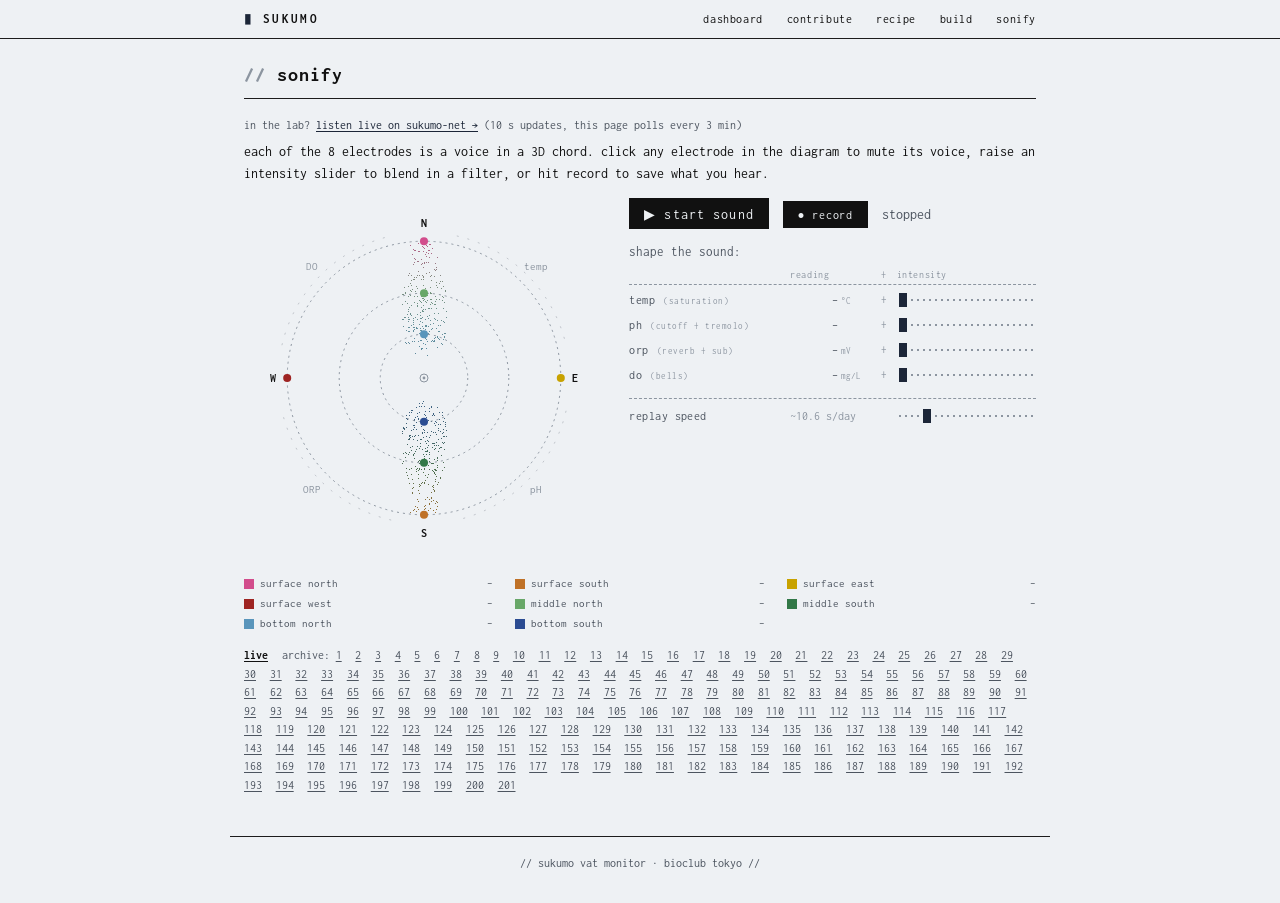
<file: sonify.html>
<!DOCTYPE html>
<html lang="en">
<head>
  <meta charset="UTF-8">
  <meta name="viewport" content="width=device-width, initial-scale=1.0">
  <title>Sonify : Sukumo Vat Monitor</title>
  <link rel="preconnect" href="https://fonts.googleapis.com">
  <link rel="preconnect" href="https://fonts.gstatic.com" crossorigin>
  <link href="https://fonts.googleapis.com/css2?family=Inconsolata:wght@400;700&display=swap" rel="stylesheet">
  <link rel="stylesheet" href="style.css">
  <script src="vatcloud.js?v=2"></script>
  <style>
    /* top-down vat graphic — framed like the e-ink panel on the dashboard */
    .vat-stage { border: none; background: var(--paper); padding: 0; margin: 0; display: flex; justify-content: center; }
    #vat-canvas { width: 100%; max-width: 420px; aspect-ratio: 1 / 1; display: block; touch-action: none; }
    /* two-column instrument layout: graphic left, controls + sliders right */
    .panel { display: flex; flex-wrap: wrap; gap: 1rem 1.8rem; align-items: flex-start; margin: 1rem 0; }
    .panel-graphic { flex: 0 1 360px; max-width: 100%; min-width: 240px; }
    .panel-controls { flex: 1 1 280px; min-width: 250px; }
    /* electrode colour key + live voltages — full width below the panel */
    .vat-legend {
      display: grid; grid-template-columns: repeat(auto-fit, minmax(210px, 1fr));
      gap: 0.18rem 1.6rem; margin: 1.2rem 0 0; font-size: 0.8rem; color: var(--ink-soft);
    }
    .vat-legend .leg { display: flex; align-items: center; gap: 0.4rem; white-space: nowrap; cursor: pointer; }
    .vat-legend .leg.off { opacity: 0.4; text-decoration: line-through; }
    .vat-legend i { width: 10px; height: 10px; flex: 0 0 auto; }
    .vat-legend .lv { margin-left: auto; font-variant-numeric: tabular-nums; }
    /* transport row */
    .controls { display: flex; align-items: baseline; flex-wrap: wrap; gap: 0.4rem 1rem; margin: 0 0 0.5rem; }
    .source-line { font-size: 0.8rem; flex-basis: 100%; }
    .rec-btn { font-size: 0.85em; }
    .rec-btn.on { color: var(--indigo); }
    /* saved-recordings list — appears below the transport row */
    .rec-downloads { display: flex; flex-direction: column; gap: 0.15rem;
                     font-size: 0.78rem; margin: 0 0 0.7rem; color: var(--ink-soft); }
    .rec-downloads:empty { display: none; }
    .rec-downloads .rec-item { display: flex; align-items: baseline; gap: 0.5rem; }
    .rec-downloads .rec-item a { color: var(--indigo); text-decoration: underline; }
    .rec-downloads .rec-item .rec-meta { color: var(--ink-faint); font-variant-numeric: tabular-nums; }
    .rec-downloads .rec-item .rec-drive { margin-left: auto; }
    .filters { display: flex; flex-direction: column; gap: 0.35rem; margin: 0; }
    .filters-label { color: var(--ink-soft); font-size: 0.9rem; margin-bottom: 0.1rem; }
    /* a small two-column header so it's obvious the left value is the reading
       you can type into and the right control is the intensity mixer */
    /* widths in rem (not em) so the header columns are the same absolute width
       as the row columns even though they use different font-sizes. gap matches. */
    .filter-head { display: flex; align-items: baseline; gap: 0.5rem; font-size: 0.72rem;
                   text-transform: lowercase; letter-spacing: 0.06em; color: var(--ink-faint);
                   padding-bottom: 0.1rem; border-bottom: 1px dashed var(--ink-faint); }
    .filter-head .h-name    { width: 11rem; }
    .filter-head .h-reading { width: 5.8rem; }
    .filter-head .h-plus    { width: 0.8rem; text-align: center; }
    .filter-head .h-intensity { flex: 1; }
    .filter-ctl { display: flex; align-items: center; gap: 0.5rem; font-size: 0.85rem; }
    .filter-ctl > .ctl-name { width: 11rem; text-transform: lowercase; letter-spacing: 0.04em;
                              color: var(--ink-soft); white-space: nowrap; }
    .ctl-name .ctl-target { color: var(--ink-faint); font-size: 0.78em; margin-left: 0.2em; }
    .filter-ctl > .ctl-plus { width: 0.8rem; text-align: center; color: var(--ink-faint); font-size: 0.9em; }
    /* the reading: live value display + unit to the right (read-only). */
    .ctl-reading { width: 5.8rem; display: inline-flex; align-items: baseline; gap: 0.25rem; }
    .ctl-reading .rd {
      display: inline-block; width: 4em; text-align: right;
      color: var(--ink-soft); font-variant-numeric: tabular-nums;
    }
    .ctl-reading .ru { color: var(--ink-faint); font-size: 0.78em; }
    /* track echoes the diagram arcs: dotted/faint, filling to solid as you raise it */
    input[type="range"].fx {
      -webkit-appearance: none; appearance: none; flex: 1; height: 16px; cursor: pointer;
      border: none; outline: none; background:
        linear-gradient(var(--indigo), var(--indigo)) no-repeat left center / var(--p, 0%) 2px,
        repeating-linear-gradient(to right, var(--ink-faint) 0 2px, transparent 2px 6px) no-repeat left center / 100% 2px;
    }
    input[type="range"].fx::-webkit-slider-runnable-track { background: transparent; height: 2px; border: none; }
    input[type="range"].fx::-moz-range-track { background: transparent; height: 2px; border: none; }
    input[type="range"].fx::-moz-range-progress { background: transparent; }
    input[type="range"].fx::-webkit-slider-thumb {
      -webkit-appearance: none; appearance: none; width: 8px; height: 14px; margin-top: -6px;
      background: var(--indigo); border: none; cursor: pointer;
    }
    input[type="range"].fx::-moz-range-thumb {
      width: 8px; height: 14px; background: var(--indigo); border: none; border-radius: 0; cursor: pointer;
    }
    input[type="range"].fx:focus { outline: 2px solid var(--indigo); outline-offset: 2px; }
    /* day archive — "archive: live 1 2 …". clicking switches modes. */
    .vat-days { margin: 1rem 0 0; font-size: 0.85rem; color: var(--ink-soft); }
    .vat-days a { margin-right: 0.55rem; white-space: nowrap; color: var(--ink-soft); }
    .vat-days a.active { font-weight: 700; color: var(--ink); }
    .vat-days a:hover { color: var(--indigo); }
    /* replay-rate slider sits in the shape-the-sound block as its own row,
       sharing column widths with the filter rows above. only relevant for
       archive replay; hidden until the archive loads. */
    .replay-rate-row { margin-top: 0.6rem; padding-top: 0.5rem;
                       border-top: 1px dashed var(--ink-faint); color: var(--ink-soft); }
    .replay-rate-row .ctl-reading { color: var(--ink-faint); }
  </style>
</head>
<body>
  <header>
    <div class="header-inner">
      <a href="index.html" class="brand">SUKUMO</a>
      <nav>
        <a href="index.html#dashboard">dashboard</a>
        <a href="index.html#contribute">contribute</a>
        <a href="index.html#recipe">recipe</a>
        <a href="index.html#build">build</a>
        <a href="sonify.html">sonify</a>
      </nav>
    </div>
  </header>

  <main id="top">

    <h1>sonify</h1>
    <p class="muted" style="font-size:0.85rem; margin-bottom:0.5rem">in the lab? <a href="http://192.168.8.220:8080/sonify">listen live on sukumo-net &rarr;</a> (10 s updates, this page polls every 3 min)</p>
    <p>each of the 8 electrodes is a voice in a 3D chord. click any electrode in the diagram to mute its voice, raise an intensity slider to blend in a filter, or hit record to save what you hear.</p>

    <div class="panel">
      <div class="panel-graphic">
        <div class="vat-stage">
          <canvas id="vat-canvas"></canvas>
        </div>
      </div>

      <div class="panel-controls">
        <div class="controls">
          <button id="toggle">&#9654; start sound</button>
          <button id="record" class="rec-btn" title="record what you hear (starts sound if needed)">&#9679; record</button>
          <span id="status" class="muted">stopped</span>
          <span id="source-line" class="muted source-line">&ndash;</span>
        </div>
        <div id="rec-downloads" class="rec-downloads" aria-live="polite"></div>

        <div class="filters" id="filters">
          <span class="filters-label">shape the sound:</span>
          <div class="filter-head">
            <span class="h-name"></span>
            <span class="h-reading">reading</span>
            <span class="h-plus">+</span>
            <span class="h-intensity">intensity</span>
          </div>
          <div class="filter-ctl">
            <span class="ctl-name">temp <span class="ctl-target">(saturation)</span></span>
            <span class="ctl-reading"><span class="rd" id="rd-temp">&ndash;</span><span class="ru">&deg;C</span></span>
            <span class="ctl-plus">+</span>
            <input type="range" class="fx" data-f="temp" min="0" max="100" value="0" aria-label="temperature intensity">
          </div>
          <div class="filter-ctl">
            <span class="ctl-name">pH <span class="ctl-target">(cutoff + tremolo)</span></span>
            <span class="ctl-reading"><span class="rd" id="rd-ph">&ndash;</span><span class="ru">&nbsp;</span></span>
            <span class="ctl-plus">+</span>
            <input type="range" class="fx" data-f="ph" min="0" max="100" value="0" aria-label="pH intensity">
          </div>
          <div class="filter-ctl">
            <span class="ctl-name">ORP <span class="ctl-target">(reverb + sub)</span></span>
            <span class="ctl-reading"><span class="rd" id="rd-orp">&ndash;</span><span class="ru">mV</span></span>
            <span class="ctl-plus">+</span>
            <input type="range" class="fx" data-f="orp" min="0" max="100" value="0" aria-label="ORP intensity">
          </div>
          <div class="filter-ctl">
            <span class="ctl-name">DO <span class="ctl-target">(bells)</span></span>
            <span class="ctl-reading"><span class="rd" id="rd-do">&ndash;</span><span class="ru">mg/L</span></span>
            <span class="ctl-plus">+</span>
            <input type="range" class="fx" data-f="do" min="0" max="100" value="0" aria-label="DO intensity">
          </div>
          <div id="replay-rate-ctl" class="filter-ctl replay-rate-row" style="display:none">
            <span class="ctl-name">replay speed</span>
            <span class="ctl-reading"><span id="replay-rate-val">~10.6 s/day</span></span>
            <span class="ctl-plus">&nbsp;</span>
            <input type="range" class="fx" id="replay-rate" min="80" max="800" value="220" step="20" aria-label="replay rate">
          </div>
        </div>
      </div>
    </div>

    <div id="vat-legend" class="vat-legend" aria-label="electrode key and live voltages"></div>
    <div id="vat-days" class="vat-days" aria-label="day archive" style="display:none"></div>

  </main>

  <footer>
    <p>sukumo vat monitor &middot; bioclub tokyo</p>
  </footer>

  <script>
  (function () {
    "use strict";

    // ---------------------------------------------------------------
    // config
    // ---------------------------------------------------------------
    // The public "readings" Sheet the pi publishes to. Replace with the real
    // id; while it's the placeholder the page runs in DEMO mode (synthetic),
    // switching to live data automatically once a real id is filled in.
    var READINGS_SHEET_ID = "1COH-LVbzBpXIfV0IzQnfDb3Gz5LVbFnxlY0D2xVP_L8";
    var demoMode = READINGS_SHEET_ID.indexOf("REPLACE_WITH") === 0;

    var POLL_MS = 180000;       // live re-fetch interval (publish is ~30 min)
    var ROOT_HZ = 70;           // chord root (raised by the temperature filter); lower = warmer
    var AUDIO_TC = 0.25;        // setTargetAtTime time constant (s)
    var AUDIO_UPDATE_MS = 50;   // throttle audio param updates (ms)
    var MASTER_RAMP = 0.8;      // master fade in/out (s)
    var POS_RADIUS = 2.0;       // 3D panner spread
    var CHORUS = 5;             // cents — detune between each voice's paired oscillators (warmth)
    var SAT_AMOUNT = 0.9;       // master soft-saturation drive (warmth/glue; lower = cleaner)
    var DRONE_CUT = 1800;       // master lowpass default (lower = warmer); pH filter opens it
    var DROP_RATE = 2.2;        // base event "drops"/sec per electrode (scaled by DO filter + level)
    var DROP_DECAY = 0.95;      // drop tail length (s)

    // each voice has BOTH a "dark" and "bright" scale degree — both Japanese
    // pentatonics so the chord stays culturally coherent. centroid of active
    // electrodes picks: bottom-heavy = Hirajōshi (dark, koto-like, m3/m6/b2),
    // top-heavy = Yo (bright, M2/P4/M6). muting therefore does two musical
    // things at once: it transposes the key (via keyCents) AND can flip the
    // mode — the most dramatic audible change in tonal music.
    // semitones from root:
    var SCALE_MINOR = {  // Hirajōshi (0, 2, 3, 7, 8 within each octave)
      btm_n: 0,  btm_s: 7,  mid_n: 8,  mid_s: 12,
      sfc_w: 15, sfc_e: 19, sfc_n: 26, sfc_s: 31
    };
    var SCALE_MAJOR = {  // Yo (0, 2, 5, 7, 9 within each octave)
      btm_n: 0,  btm_s: 7,  mid_n: 9,  mid_s: 12,
      sfc_w: 14, sfc_e: 19, sfc_n: 26, sfc_s: 31
    };
    function modeFactor() {  // 0 = minor, 1 = major; centroid Y drives it
      if (activeCount === 0) return 0.5;
      var ySum = 0;
      VOICES.forEach(function (v) { if (!muted[v.key]) ySum += v.pos[1]; });
      var avgY = ySum / activeCount;     // -1 (all bottom) .. 1 (all surface)
      return clamp((avgY + 1) / 2, 0, 1);
    }
    function scaleRatio(key) {
      var semi = (modeFactor() >= 0.5 ? SCALE_MAJOR : SCALE_MINOR)[key] || 0;
      return Math.pow(2, semi / 12);
    }
    // a small pool of melody-register notes (root..+2oct) for the slow melodic
    // counter-voice. matches the current scale so it always belongs.
    var MELODY_MIN = [12, 14, 15, 19, 20, 24, 26];   // Hirajōshi register
    var MELODY_MAJ = [12, 14, 17, 19, 21, 24, 26];   // Yo register
    function pickMelodySemi() {
      var s = (modeFactor() >= 0.5) ? MELODY_MAJ : MELODY_MIN;
      // weight toward root + 5th for a more "settled" feel
      var i = Math.random();
      if (i < 0.30) return s[0];                 // root
      if (i < 0.55) return s[3];                 // 5th
      return s[Math.floor(Math.random() * s.length)];
    }

    // per-electrode timbre — a distinct harmonic recipe (partial amplitudes,
    // index 1 = fundamental) so each node has its own colour; all share the
    // harmonic series so they stay consonant together. each is low-passed for warmth.
    // p = harmonic recipe (index 1 = fundamental), cut = per-voice lowpass,
    // vr/vd = a slow per-node vibrato (rate Hz / depth cents) so each also "breathes"
    // differently. spectra are deliberately contrasting but all harmonic = consonant.
    var TIMBRE = {
      // bottoms — very dark, near-sine subs
      btm_n: { p: [0, 1, 0.02],                                              cut: 600,  vr: 0.12, vd: 3 },  // pure sine
      btm_s: { p: [0, 1, 0, 0.6, 0, 0.4, 0, 0.25],                          cut: 900,  vr: 0.20, vd: 7 },  // square-ish (odds only)
      // mids — body of the chord, contrasting full vs. reedy
      mid_n: { p: [0, 1, 0.75, 0.55, 0.4, 0.3, 0.22],                       cut: 1500, vr: 0.28, vd: 8 },  // saw / organ, full
      mid_s: { p: [0, 1, 0.1, 0.75, 0.08, 0.5, 0.06, 0.3],                  cut: 1200, vr: 0.16, vd: 11 }, // reedy (strong evens)
      // surface — brighter, but cuts kept moderate so they don't whistle
      sfc_w: { p: [0, 1, 0, 0.75, 0, 0.25, 0, 0.12],                        cut: 1500, vr: 0.45, vd: 7 },  // clarinet (odds only)
      sfc_e: { p: [0, 0.7, 1, 0.8, 0.6, 0.45, 0.32, 0.22],                  cut: 1900, vr: 0.55, vd: 12 }, // bright string (2nd dominant)
      sfc_n: { p: [0, 1, 0, 0, 0.7, 0, 0, 0.35],                            cut: 1700, vr: 0.22, vd: 9 },  // metallic bell (sparse partials)
      sfc_s: { p: [0, 1, 0, 0.65, 0, 0, 0.45],                              cut: 1500, vr: 0.38, vd: 7 }   // open fifth-heavy
    };

    // electrode layout, colours and helpers come from the shared vatcloud.js
    var VOICES = VatCloud.VOICES;
    var ELEC_MIN = VatCloud.ELEC_MIN, ELEC_MAX = VatCloud.ELEC_MAX;
    var C_INDIGO = VatCloud.colors.indigo, C_FAINT = VatCloud.colors.faint;
    var clamp = VatCloud.clamp;

    var latestData = null;
    // environmental "filters" the listener blends in. fx = intensity 0..1.
    var fx = { temp: 0, ph: 0, orp: 0, do: 0 };
    var P = { temp: null, ph: null, orp: null, do: null };  // current param values
    var UNIT_DIGITS = { temp: 1, ph: 2, orp: 0, do: 2 };
    var UNIT_LABEL  = { temp: " &deg;C", ph: "", orp: " mV", do: " mg/L" };
    var diagram = null;          // the shared vat diagram (created at boot)

    // day-archive replay state — clicking a day in the bar at the bottom force-
    // feeds that day's rows through the same P / latestData path that polling
    // uses, looping much faster than realtime so a full vat day cycles in ~10s.
    var START_DATE = "2026-05-12";   // vat day 1
    var archive = null, archiveIdx = null;
    var currentDayI = -1;            // -1 = live; otherwise index into archive.days
    var replayTimer = null, replayRowI = 0, replayStepFn = null;
    var REPLAY_STEP_MS = 220;        // ~10 s per 48-row day, looping (slider-tunable)
    function vatDay(dateStr) {
      var ms = new Date((dateStr || "") + "T00:00:00").getTime()
             - new Date(START_DATE + "T00:00:00").getTime();
      return isNaN(ms) ? "–" : Math.max(1, Math.round(ms / 86400000) + 1);
    }

    function map(v, a, b, c, d) {
      if (v === null || v === undefined || isNaN(v)) return (c + d) / 2;
      var t = clamp((v - a) / (b - a), 0, 1);
      return c + t * (d - c);
    }

    // ---------------------------------------------------------------
    // audio engine (8 electrodes + toggleable environmental filters)
    // ---------------------------------------------------------------
    var actx = null, master = null, voices = [],
        lowpass = null, dryGain = null, wetGain = null, subGain = null,
        tremGain = null, tremDepth = null, tremLFO = null,
        tempDrive = null, recDest = null, dropBus = null,
        running = false, pollTimer = null, lastAudio = 0;
    // recording state — captures master output to a downloadable audio file
    var recorder = null, recChunks = [], recMime = null, recStartMs = 0, recDurationTimer = null;
    // open the project's "incoming" Drive folder when the user wants to upload
    // a recording — they drag the downloaded file into the tab that opens
    var DRIVE_INCOMING_URL = "https://drive.google.com/drive/folders/1rVcjffMahZgunWBBHu5vXFo3gJUlTd_s";

    function fmtDuration(sec) {
      var m = Math.floor(sec / 60);
      var s = Math.floor(sec % 60);
      return m + ":" + (s < 10 ? "0" : "") + s;
    }
    var dropAccum = {}, muted = {}, activeCount = 0;
    VOICES.forEach(function (v) { dropAccum[v.key] = Math.random(); muted[v.key] = false; });
    activeCount = VOICES.length;
    // "solo factor": 0 when all voices on, 1 when all muted. updateAudio uses
    // this to widen chorus, open the master filter, boost remaining voices
    // and drench in reverb — so muting feels like a transformation, not just removal.
    function soloFactor() { return (VOICES.length - activeCount) / VOICES.length; }
    // tonal centroid of active voices -> the chord's key. the all-on chord is
    // slightly surface-biased (avgY ≈ 0.25) so we subtract that as a baseline
    // so muting nothing leaves the key at root. asymmetric: shifts up faster
    // than down (avoids dropping into rumble).
    function keyCents() {
      if (activeCount === 0) return 0;
      var ySum = 0, xSum = 0;
      VOICES.forEach(function (v) { if (!muted[v.key]) { ySum += v.pos[1]; xSum += v.pos[0]; } });
      var avgY = ySum / activeCount, avgX = xSum / activeCount;
      var c = (avgY - 0.25) * 400 + avgX * 150;
      return clamp(c, -200, 500);
    }

    function makeSatCurve(amount) {
      var n = 1024, c = new Float32Array(n);
      for (var i = 0; i < n; i++) { var x = (i / (n - 1)) * 2 - 1; c[i] = Math.tanh(x * amount); }
      return c;
    }

    function makeWave(p) {  // p = harmonic amplitudes (index 1 = fundamental)
      var real = new Float32Array(p.length), imag = new Float32Array(p.length);
      for (var i = 0; i < p.length; i++) real[i] = p[i];
      return actx.createPeriodicWave(real, imag);
    }

    function makeImpulse(seconds, decay) {
      var rate = actx.sampleRate, len = Math.floor(rate * seconds);
      var buf = actx.createBuffer(2, len, rate);
      for (var ch = 0; ch < 2; ch++) {
        var d = buf.getChannelData(ch);
        for (var i = 0; i < len; i++)
          d[i] = (Math.random() * 2 - 1) * Math.pow(1 - i / len, decay);
      }
      return buf;
    }

    function buildGraph() {
      actx = new (window.AudioContext || window.webkitAudioContext)();
      master = actx.createGain(); master.gain.value = 0.0;

      var shaper = actx.createWaveShaper();
      shaper.curve = makeSatCurve(SAT_AMOUNT); shaper.oversample = "2x";
      lowpass = actx.createBiquadFilter();
      lowpass.type = "lowpass"; lowpass.frequency.value = DRONE_CUT; lowpass.Q.value = 0.7;
      var reverb = actx.createConvolver(); reverb.buffer = makeImpulse(5.0, 2.0);
      dryGain = actx.createGain(); dryGain.gain.value = 0.8;
      wetGain = actx.createGain(); wetGain.gain.value = 0.26;
      // pH -> tremolo: an amplitude wobble on the whole bus. depth grows with the pH slider,
      // rate climbs with the live pH reading. baseline gain = 1 via ConstantSource.
      tremGain = actx.createGain(); tremGain.gain.value = 1.0; // base; LFO adds on top
      var tremDC = actx.createConstantSource(); tremDC.offset.value = 0;
      tremDC.connect(tremGain.gain);   // no-op DC just to make additive-LFO summing explicit
      tremLFO = actx.createOscillator(); tremLFO.type = "sine"; tremLFO.frequency.value = 4;
      tremDepth = actx.createGain(); tremDepth.gain.value = 0; // pH controls this
      tremLFO.connect(tremDepth); tremDepth.connect(tremGain.gain);
      tremLFO.start(); tremDC.start();
      // temperature -> drive into the soft-saturator. warmer vat = more harmonic
      // excitement / "burn", no pitch change. baseline 1.0 (no extra drive).
      tempDrive = actx.createGain(); tempDrive.gain.value = 1.0;
      master.connect(tempDrive); tempDrive.connect(tremGain);
      tremGain.connect(shaper); shaper.connect(lowpass);
      lowpass.connect(dryGain); lowpass.connect(reverb); reverb.connect(wetGain);
      dryGain.connect(actx.destination); wetGain.connect(actx.destination);
      // drops bypass the master chain (no lowpass, no saturation, no tremolo)
      // so they stay sparkly and don't get masked when temp / pH / sub are up.
      // they DO still feed dry + reverb, so ORP still places them in the room.
      dropBus = actx.createGain(); dropBus.gain.value = 1.0;
      dropBus.connect(dryGain); dropBus.connect(reverb);
      // recording tap — same dry+wet sum as the speakers, captured via MediaStream.
      // only created if MediaRecorder is available; nothing is recorded until the
      // user clicks "record".
      if (typeof MediaRecorder !== "undefined") {
        recDest = actx.createMediaStreamDestination();
        dryGain.connect(recDest); wetGain.connect(recDest);
      }

      var L = actx.listener;
      if (L.forwardX) {
        L.forwardX.value = 0; L.forwardY.value = 0; L.forwardZ.value = -1;
        L.upX.value = 0; L.upY.value = 1; L.upZ.value = 0;
      } else if (L.setOrientation) { L.setOrientation(0, 0, -1, 0, 1, 0); }

      voices = VOICES.map(function (v, i) {
        var tb = TIMBRE[v.key] || { p: [0, 1, 0.4], cut: 1800 };
        var wave = makeWave(tb.p);
        var r = scaleRatio(v.key);     // scale-degree position (replaces v.ratio)
        var g = actx.createGain(); g.gain.value = 0.0;
        var vlp = actx.createBiquadFilter();
        vlp.type = "lowpass"; vlp.frequency.value = tb.cut; vlp.Q.value = 0.6;
        var panner = actx.createPanner();
        panner.panningModel = "HRTF"; panner.distanceModel = "inverse";
        panner.refDistance = 1;
        var x = v.pos[0] * POS_RADIUS, y = v.pos[1] * POS_RADIUS,
            z = v.pos[2] * POS_RADIUS;
        if (panner.positionX) {
          panner.positionX.value = x; panner.positionY.value = y;
          panner.positionZ.value = z;
        } else if (panner.setPosition) { panner.setPosition(x, y, z); }
        // paired oscillators (the node's own harmonic recipe), slightly detuned ->
        // warm ensemble; tamed by a per-voice lowpass so each node stays warm + distinct
        var o1 = actx.createOscillator(); o1.setPeriodicWave(wave);
        o1.frequency.value = ROOT_HZ * r; o1.detune.value = CHORUS;
        var o2 = actx.createOscillator(); o2.setPeriodicWave(wave);
        o2.frequency.value = ROOT_HZ * r; o2.detune.value = -CHORUS;
        // slow "breath" — a unique sub-audio amplitude swell per voice. multiplied
        // INTO the voice gain (not added), so muted voices stay silent. each voice
        // breathes at a different slow rate (0.05–0.16 Hz) so the chord undulates
        // without ever fully syncing — gives the drone a floating, dreamy quality.
        var breath = actx.createGain(); breath.gain.value = 1.0;
        var bLfo = actx.createOscillator(); bLfo.type = "sine";
        bLfo.frequency.value = 0.05 + i * 0.013 + Math.random() * 0.02;
        var bLfg = actx.createGain(); bLfg.gain.value = 0.20;
        bLfo.connect(bLfg); bLfg.connect(breath.gain); bLfo.start();
        o1.connect(vlp); o2.connect(vlp); vlp.connect(breath); breath.connect(g);
        g.connect(panner); panner.connect(master);
        o1.start(); o2.start();
        // slow per-node vibrato -> each voice drifts differently (extra identity).
        // each voice's rate is unique so the chord never fully syncs.
        if (tb.vr) {
          var lfo = actx.createOscillator(); lfo.type = "sine"; lfo.frequency.value = tb.vr;
          var lfg = actx.createGain(); lfg.gain.value = tb.vd;
          lfo.connect(lfg); lfg.connect(o1.detune); lfg.connect(o2.detune); lfo.start();
        }
        return { osc: o1, osc2: o2, gain: g, key: v.key, ratio: r, wave: wave, cut: tb.cut };
      });

      // ORP "depth": a fat sine at the root, swelling as the vat reduces.
      // sits at the root (not an octave below) so it's audibly present on
      // typical headphones — the old sub-octave landed below 50 Hz.
      var sub = actx.createOscillator(); sub.type = "sine"; sub.frequency.value = ROOT_HZ;
      subGain = actx.createGain(); subGain.gain.value = 0.0;
      sub.connect(subGain); subGain.connect(master); sub.start();
    }

    function updateAudio(viz) {
      if (!actx || !running) return;
      var now = actx.currentTime;
      // 0 = all voices on, 1 = all muted. drives the transformation below.
      // kept gentle — too much widening created audible beat-frequency whines
      // on higher voices and starved ORP's reverb range.
      var solo = soloFactor();
      var soloBoost = 1 + solo * 0.4;     // remaining voices a little louder
      var soloChorus = CHORUS * (1 + solo * 0.4);  // a touch wider

      // temperature -> harmonic warmth (drive into the soft-saturator). higher
      // P.temp = more harmonic excitement, no pitch change → no rumble.
      var tWarm = (P.temp != null) ? clamp((P.temp - 20) / 15, 0, 1) : 0.5;
      tempDrive.gain.setTargetAtTime(1 + fx.temp * tWarm * 2.0, now, AUDIO_TC);

      // chord key — driven by the centroid of active electrodes (muting reshapes
      // the chord's tonal center). also picks up the small temperature nudge.
      var root = ROOT_HZ * Math.pow(2, keyCents() / 1200);
      voices.forEach(function (voice) {
        // pick up the live mode/key each frame so muting actually retunes voices
        var v = viz[voice.key], f = root * scaleRatio(voice.key), waver = (v - 0.5) * 60;
        voice.osc.frequency.setTargetAtTime(f, now, AUDIO_TC);
        voice.osc2.frequency.setTargetAtTime(f, now, AUDIO_TC);
        voice.gain.gain.setTargetAtTime(muted[voice.key] ? 0 : (0.015 + 0.07 * v) * soloBoost, now, AUDIO_TC);
        voice.osc.detune.setTargetAtTime(soloChorus + waver, now, AUDIO_TC);
        voice.osc2.detune.setTargetAtTime(-soloChorus + waver, now, AUDIO_TC);
      });

      // pH -> brightness sweep AND tremolo on the whole bus (very audible amplitude wobble).
      // ORP -> reverb space + sub-bass swell. DO -> drops (in onFrame).
      var cutoff = DRONE_CUT;
      if (P.ph != null) cutoff += fx.ph * (map(P.ph, 8, 12, 300, 7000) - DRONE_CUT);
      // soloing also opens the master filter slightly — fewer voices feel airier
      cutoff *= (1 + solo * 0.35);
      lowpass.frequency.setTargetAtTime(cutoff, now, AUDIO_TC);
      lowpass.Q.setTargetAtTime(0.7 + (P.ph != null ? fx.ph * 0.6 : 0), now, AUDIO_TC);  // gentle resonance as pH rises (no whine)
      // tremolo: depth scales with the pH slider, rate climbs with live pH
      var trRate = (P.ph != null) ? map(P.ph, 8, 12, 2, 8) : 4;
      var trDepth = fx.ph * 0.55;   // up to ±0.55 around 1.0 = strong wobble
      tremLFO.frequency.setTargetAtTime(trRate, now, AUDIO_TC);
      tremDepth.gain.setTargetAtTime(trDepth, now, AUDIO_TC);
      var wet = 0.26;
      if (P.orp != null) wet += fx.orp * (map(P.orp, -700, -200, 0.95, 0.05) - 0.26);
      // soloing adds a touch more reverb — but kept small so ORP keeps its range
      wet = clamp(wet + solo * 0.20, 0, 1.0);
      wetGain.gain.setTargetAtTime(wet, now, AUDIO_TC);
      dryGain.gain.setTargetAtTime(Math.max(0.15, 1 - wet * 0.85), now, AUDIO_TC);
      // ORP sub-bass swell — louder the more reducing the vat
      subGain.gain.setTargetAtTime(P.orp != null ? fx.orp * map(P.orp, -700, -200, 0.6, 0) : 0, now, AUDIO_TC);
    }

    // a slow, sparse melodic note — soft triangle, scale-aware, randomly
    // panned, plays one note every ~7-13 s while sound is running. gives the
    // drone an implied "player" without crowding the texture.
    function playMelodyNote() {
      if (!actx || !running) return;
      var now = actx.currentTime;
      var keyMult = Math.pow(2, keyCents() / 1200);
      var freq = ROOT_HZ * keyMult * Math.pow(2, pickMelodySemi() / 12);
      var o = actx.createOscillator(); o.type = "triangle"; o.frequency.value = freq;
      // gentle vibrato so the note has life
      var lfo = actx.createOscillator(); lfo.frequency.value = 4.5;
      var lfg = actx.createGain(); lfg.gain.value = 5;
      lfo.connect(lfg); lfg.connect(o.detune); lfo.start(now); lfo.stop(now + 6.8);
      var g = actx.createGain();
      g.gain.setValueAtTime(0, now);
      g.gain.linearRampToValueAtTime(0.030, now + 1.2);    // very slow swell
      g.gain.linearRampToValueAtTime(0.020, now + 3.0);    // settle
      g.gain.exponentialRampToValueAtTime(0.0005, now + 6.5);
      var pan = actx.createPanner();
      pan.panningModel = "HRTF"; pan.distanceModel = "inverse"; pan.refDistance = 1;
      var pp = (Math.random() - 0.5) * 1.8;
      if (pan.positionX) { pan.positionX.value = pp; pan.positionY.value = 0.5; pan.positionZ.value = -0.5; }
      else if (pan.setPosition) { pan.setPosition(pp, 0.5, -0.5); }
      o.connect(g); g.connect(pan); pan.connect(master);
      o.start(now); o.stop(now + 6.8);
    }

    // a short panned "drop" — pure sine, no filter, sparkly bell character.
    // pitch is one octave above the voice but clamped so the bottom voices
    // ring instead of thud. each electrode fires at a rate that rises with level.
    function triggerDrop(v, level) {
      if (!actx) return;
      var now = actx.currentTime;
      var o = actx.createOscillator(); o.type = "sine";
      o.frequency.value = Math.max(260, ROOT_HZ * scaleRatio(v.key) * 2);
      var g = actx.createGain();
      var peak = 0.12 + 0.25 * level;   // boosted so drops cut through other filters
      g.gain.setValueAtTime(0, now);
      g.gain.linearRampToValueAtTime(peak, now + 0.010);
      g.gain.exponentialRampToValueAtTime(0.0005, now + DROP_DECAY);
      var pan = actx.createPanner();
      pan.panningModel = "HRTF"; pan.distanceModel = "inverse"; pan.refDistance = 1;
      var x = v.pos[0] * POS_RADIUS, y = v.pos[1] * POS_RADIUS, z = v.pos[2] * POS_RADIUS;
      if (pan.positionX) { pan.positionX.value = x; pan.positionY.value = y; pan.positionZ.value = z; }
      else if (pan.setPosition) { pan.setPosition(x, y, z); }
      // route to dropBus, not master, so the lowpass / saturation / tremolo
      // don't touch them. they still hit ORP's dry/wet split.
      o.connect(g); g.connect(pan); pan.connect(dropBus);
      o.start(now); o.stop(now + DROP_DECAY + 0.1);
    }

    // ---------------------------------------------------------------
    // recording — capture the master output to a downloadable audio file.
    // tracks the page session so all clips made before reload sit in one list.
    // ---------------------------------------------------------------
    function pickRecMime() {
      if (typeof MediaRecorder === "undefined") return null;
      var mimes = [
        "audio/webm;codecs=opus",
        "audio/webm",
        "audio/mp4;codecs=mp4a.40.2",
        "audio/mp4",
        "audio/ogg;codecs=opus"
      ];
      for (var i = 0; i < mimes.length; i++) {
        if (MediaRecorder.isTypeSupported(mimes[i])) return mimes[i];
      }
      return null;
    }
    function recExt(mime) {
      if (!mime) return "webm";
      if (mime.indexOf("mp4") >= 0) return "m4a";
      if (mime.indexOf("ogg") >= 0) return "ogg";
      return "webm";
    }
    function addDownload(blob, durationSec) {
      var url = URL.createObjectURL(blob);
      var stamp = new Date().toISOString().replace(/T/, "_").replace(/[:.]/g, "-").slice(0, 19);
      var name = "sukumo-sonify_" + stamp + "." + recExt(recMime);
      var slot = document.getElementById("rec-downloads");
      if (!slot) return;
      var row = document.createElement("div"); row.className = "rec-item";
      var a = document.createElement("a"); a.href = url; a.download = name; a.textContent = name;
      var meta = document.createElement("span"); meta.className = "rec-meta";
      var kb = (blob.size / 1024).toFixed(0);
      meta.textContent = "(" + durationSec.toFixed(1) + " s, " + kb + " KB)";
      var drive = document.createElement("a");
      drive.href = DRIVE_INCOMING_URL; drive.target = "_blank"; drive.rel = "noopener";
      drive.className = "rec-drive";
      drive.innerHTML = "upload to drive";
      drive.title = "open the project's incoming Drive folder. drag the downloaded file in.";
      row.appendChild(a); row.appendChild(meta); row.appendChild(drive);
      slot.appendChild(row);
    }
    function startRecording() {
      if (!actx || !recDest) return false;
      recMime = pickRecMime();
      if (!recMime) return false;
      recChunks = [];
      try { recorder = new MediaRecorder(recDest.stream, { mimeType: recMime }); }
      catch (err) { recorder = null; return false; }
      recorder.ondataavailable = function (e) { if (e.data && e.data.size > 0) recChunks.push(e.data); };
      recorder.onstop = function () {
        if (recDurationTimer) { clearInterval(recDurationTimer); recDurationTimer = null; }
        var dur = (Date.now() - recStartMs) / 1000;
        var blob = new Blob(recChunks, { type: recMime });
        if (blob.size > 0) addDownload(blob, dur);
        recorder = null;
        var btn = document.getElementById("record");
        if (btn) { btn.classList.remove("on"); btn.innerHTML = "&#9679; record"; }
      };
      recorder.start();
      recStartMs = Date.now();
      var btn = document.getElementById("record");
      if (btn) { btn.classList.add("on"); btn.innerHTML = "&#9632; stop &middot; 0:00"; }
      // live timer in the button text
      recDurationTimer = setInterval(function () {
        var b = document.getElementById("record");
        if (!b || !recorder || recorder.state !== "recording") return;
        b.innerHTML = "&#9632; stop &middot; " + fmtDuration((Date.now() - recStartMs) / 1000);
      }, 500);
      return true;
    }
    function stopRecording() {
      if (recorder && recorder.state !== "inactive") {
        try { recorder.stop(); } catch (err) { /* ignore */ }
      }
    }

    // ---------------------------------------------------------------
    // data (CSV fetch/parse lives in vatcloud.js)
    // ---------------------------------------------------------------
    function poll() {
      VatCloud.fetchReadings(READINGS_SHEET_ID).then(function (data) {
        if (data) {
          latestData = data;
          P.temp = data.temp; P.ph = data.ph; P.orp = data.orp; P.do = data.do;
          setStatus("playing");
        } else {
          setStatus("playing (no data yet, waiting for the pi to publish)");
        }
      });
    }

    // ---------------------------------------------------------------
    // day archive — same bar as the dashboard, but looping fast so the chord
    // hears 24 h of vat data in ~10 s. clicking a day stops live polling and
    // starts the replay; clicking "live" returns to sheet polling.
    // ---------------------------------------------------------------
    function archiveRowToLatest(row, dayDate) {
      var elec = {};
      VOICES.forEach(function (v) { elec[v.key] = row[archiveIdx[v.key]]; });
      return {
        timestamp_str: "day " + vatDay(dayDate) + " · " + row[archiveIdx.t],
        electrodes: elec,
        temp: row[archiveIdx.temperature_c], ph: row[archiveIdx.ph],
        orp: row[archiveIdx.orp_mv],         do:  row[archiveIdx.do_mg_l]
      };
    }
    function replayDay(idx) {
      if (!archive || !archive.days[idx]) return;
      if (replayTimer) clearInterval(replayTimer);
      if (pollTimer) { clearInterval(pollTimer); pollTimer = null; }
      currentDayI = idx;
      replayRowI = 0;
      renderDayBar();
      var day = archive.days[idx];
      // store the step fn at module scope so the rate slider can swap intervals
      // without losing the current row position
      replayStepFn = function step() {
        var row = day.rows[replayRowI];
        var r = archiveRowToLatest(row, day.date);
        latestData = r;
        P.temp = r.temp; P.ph = r.ph; P.orp = r.orp; P.do = r.do;
        replayRowI = (replayRowI + 1) % day.rows.length;
      };
      replayStepFn();
      replayTimer = setInterval(replayStepFn, REPLAY_STEP_MS);
      setStatus(running ? "replaying day " + vatDay(day.date)
                        : "previewing day " + vatDay(day.date) + " (press play for sound)");
    }
    // slider: live-update the replay interval; preserves the current row
    function setReplayRate(ms) {
      REPLAY_STEP_MS = ms;
      var el = document.getElementById("replay-rate-val");
      if (el) el.textContent = "~" + ((ms * 48) / 1000).toFixed(1) + " s/day";
      if (replayTimer && replayStepFn) {
        clearInterval(replayTimer);
        replayTimer = setInterval(replayStepFn, REPLAY_STEP_MS);
      }
    }
    function goLive() {
      if (replayTimer) { clearInterval(replayTimer); replayTimer = null; }
      currentDayI = -1;
      renderDayBar();
      if (running && !demoMode) {
        if (!pollTimer) { poll(); pollTimer = setInterval(poll, POLL_MS); }
        setStatus("playing");
      } else if (!running) {
        setStatus(demoMode ? "demo (press play to hear it)" : "stopped");
      }
    }
    function renderDayBar() {
      var el = document.getElementById("vat-days");
      if (!el || !archive) return;
      el.style.display = "block";
      var liveCls = currentDayI === -1 ? " active" : "";
      var parts = ['<a href="#" data-i="live" class="day-link' + liveCls + '">live</a>',
                   '<span class="muted">archive:</span>'];
      archive.days.forEach(function (d, i) {
        var cls = (i === currentDayI ? " active" : "");
        parts.push('<a href="#" data-i="' + i + '" class="day-link' + cls + '">' + vatDay(d.date) + '</a>');
      });
      el.innerHTML = parts.join(" ");
      Array.prototype.forEach.call(el.querySelectorAll(".day-link"), function (a) {
        a.addEventListener("click", function (e) {
          e.preventDefault();
          var v = a.getAttribute("data-i");
          if (v === "live") goLive(); else replayDay(+v);
        });
      });
      // unhide the speed slider now that the archive is interactive
      var rate = document.getElementById("replay-rate-ctl");
      if (rate) rate.style.display = "flex";
    }

    // demo: smooth, slowly-evolving synthetic readings so the page is alive
    // before a real readings Sheet is configured.
    function demoElectrodes(tSec) {
      var elec = {};
      VOICES.forEach(function (v, i) {
        var w1 = 0.10 + 0.045 * i, w2 = 0.06 + 0.025 * ((i * 3) % 5);
        var s = 0.5 + 0.34 * Math.sin(tSec * w1 + i * 1.7)
                    + 0.16 * Math.sin(tSec * w2 + i * 0.9);
        var lvl = clamp(s, 0, 1);
        elec[v.key] = ELEC_MIN + lvl * (ELEC_MAX - ELEC_MIN);
      });
      return elec;
    }
    function demoParams(tSec) {
      return {
        temp: 28 + 3 * Math.sin(tSec * 0.05),                       // ~25–31 °C
        ph: 10.7 + 0.6 * Math.sin(tSec * 0.04 + 1),                 // ~10.1–11.3
        orp: -540 + 120 * Math.sin(tSec * 0.06 + 2),               // ~-660…-420 mV
        do: Math.max(0, 2.0 + 1.8 * Math.sin(tSec * 0.07 + 3))      // ~0–3.8 mg/L
      };
    }

    // ---------------------------------------------------------------
    // diagram hooks (the renderer lives in vatcloud.js)
    // ---------------------------------------------------------------
    // overlay: one arc per filter, just outside the rim, in a diagonal sector
    // (clear of N/S/E/W). faint + dashed at intensity 0 -> bold + solid at 1.
    var FX_DEG = { temp: 315, ph: 45, orp: 135, do: 225 };   // NE / SE / SW / NW
    var FX_LABEL = { temp: "temp", ph: "pH", orp: "ORP", do: "DO" };
    function drawFilterArcs(g2, info) {
      var center = info.center, R = info.R, rr = R + 9, half = 32 * Math.PI / 180;
      g2.font = "11px Inconsolata, monospace";
      g2.textAlign = "center"; g2.textBaseline = "middle";
      ["temp", "ph", "orp", "do"].forEach(function (f) {
        var inten = fx[f], c = FX_DEG[f] * Math.PI / 180;
        g2.beginPath();
        g2.arc(center.x, center.y, rr, c - half, c + half);
        g2.strokeStyle = C_INDIGO;
        g2.globalAlpha = 0.22 + 0.78 * inten;
        g2.lineWidth = 1 + 1.6 * inten;
        if (inten >= 0.97) g2.setLineDash([]);
        else g2.setLineDash([2, 3 + (1 - inten) * 6]);
        g2.stroke();
        g2.setLineDash([]); g2.globalAlpha = 1;
        var lr = rr + 12, lx = center.x + Math.cos(c) * lr, ly = center.y + Math.sin(c) * lr;
        g2.fillStyle = inten > 0.02 ? C_INDIGO : C_FAINT;
        g2.fillText(FX_LABEL[f], lx, ly);
      });
      g2.textAlign = "left";
    }

    // per-frame hook: set diagram targets (demo / idle) and drive audio + readouts
    // feed the diagram, masking muted nodes down to zero so they read as "off"
    function applyReadings(elec) {
      var masked = {};
      VOICES.forEach(function (v) {
        masked[v.key] = muted[v.key] ? ELEC_MIN : (elec ? elec[v.key] : null);
      });
      diagram.setReadings(masked);
    }

    // mute/unmute a node — fired from the colour key OR the diagram node
    function toggleMute(key) {
      muted[key] = !muted[key];
      activeCount = 0;
      VOICES.forEach(function (v) { if (!muted[v.key]) activeCount++; });
      var leg = document.querySelector('#vat-legend .leg[data-k="' + key + '"]');
      if (leg) leg.classList.toggle("off", muted[key]);
      applyReadings(latestData ? latestData.electrodes : null);
    }

    var lastAudioSec = -1, lastReadoutSec = -1, prevSec = 0;
    var melodyAccum = 4, melodyWait = 8;   // first note ~4 s after start
    function onFrame(viz, tSec) {
      var dt = Math.min(0.1, tSec - prevSec); prevSec = tSec;
      if (demoMode) {
        var elec = demoElectrodes(tSec), dp = demoParams(tSec);
        P.temp = dp.temp; P.ph = dp.ph; P.orp = dp.orp; P.do = dp.do;
        latestData = { timestamp_str: "demo", electrodes: elec,
                       temp: dp.temp, ph: dp.ph, orp: dp.orp, do: dp.do };
        applyReadings(elec);
      } else if (currentDayI !== -1 && latestData) {
        // replay mode — animate the diagram from replay data, even before sound starts
        applyReadings(latestData.electrodes);
      } else if (running) {
        applyReadings(latestData ? latestData.electrodes : null);
      } else {
        diagram.setIdle();
      }
      if (running) {
        if (tSec - lastAudioSec >= 0.05) { updateAudio(viz); lastAudioSec = tSec; }
        // event drops = the DO filter: rate = DO slider × DO reading × electrode level
        var doScale = fx.do * (P.do != null ? map(P.do, 0, 8, 0.4, 1.6) : 1);
        if (doScale > 0.001) {
          VOICES.forEach(function (v) {
            if (muted[v.key]) return;
            var lvl = viz[v.key];
            dropAccum[v.key] += dt * DROP_RATE * doScale * lvl * lvl;
            if (dropAccum[v.key] >= 1) { dropAccum[v.key] -= 1; triggerDrop(v, lvl); }
          });
        }
        // slow melodic counter-voice — one note every 7..13 s
        melodyAccum += dt;
        if (melodyAccum >= melodyWait) {
          melodyAccum = 0;
          melodyWait = 7 + Math.random() * 6;
          playMelodyNote();
        }
      }
      if (tSec - lastReadoutSec >= 0.7) { updateReadout(); lastReadoutSec = tSec; }
    }

    // ---------------------------------------------------------------
    // readout + status
    // ---------------------------------------------------------------
    function fmt(v, digits) {
      if (v === null || v === undefined || isNaN(v)) return "&ndash;";
      return Number(v).toFixed(digits === undefined ? 3 : digits);
    }
    function setStatus(text) {
      document.getElementById("status").textContent = text;
    }
    function setHTML(id, html) { var el = document.getElementById(id); if (el) el.innerHTML = html; }
    function updateReadout() {
      var t = (!demoMode && latestData && latestData.timestamp_str) ? latestData.timestamp_str : "";
      setHTML("source-line", t ? "reading " + t : "");
      ["temp", "ph", "orp", "do"].forEach(function (k) {
        var v = P[k];
        setHTML("rd-" + k, (v === null || v === undefined || isNaN(v))
          ? "&ndash;" : Number(v).toFixed(UNIT_DIGITS[k]));
      });
      var e = (latestData && latestData.electrodes) || {};
      VOICES.forEach(function (v) {
        var val = e[v.key];
        setHTML("lv-" + v.key, (val === null || val === undefined) ? "&ndash;" : fmt(val) + "V");
      });
    }

    // ---------------------------------------------------------------
    // transport
    // ---------------------------------------------------------------
    function start() {
      if (running) return;
      buildGraph();
      actx.resume();
      master.gain.linearRampToValueAtTime(0.42, actx.currentTime + MASTER_RAMP);
      running = true;
      // only poll the live sheet when neither demo nor replay owns the data
      if (!demoMode && currentDayI === -1) {
        poll();
        pollTimer = setInterval(poll, POLL_MS);
      }
      document.getElementById("toggle").innerHTML = "&#9632; stop sound";
      setStatus(
        demoMode ? "demo playing (synthetic data)"
        : (currentDayI !== -1
            ? "replaying day " + vatDay(archive.days[currentDayI].date)
            : "playing")
      );
    }

    function stop() {
      if (!running) return;
      if (pollTimer) { clearInterval(pollTimer); pollTimer = null; }
      // if we're recording, save the file first; recorder.onstop fires before
      // the actx is closed below thanks to the 1 s timeout
      if (recorder && recorder.state === "recording") stopRecording();
      if (master) master.gain.linearRampToValueAtTime(0.0, actx.currentTime + 0.5);
      setTimeout(function () { if (actx) { actx.close(); actx = null; recDest = null; } }, 1000);
      running = false;
      document.getElementById("toggle").innerHTML = "&#9654; start sound";
      // record button stays enabled — next click will auto-start sound again
      var rb = document.getElementById("record");
      if (rb) { rb.classList.remove("on"); rb.innerHTML = "&#9679; record"; }
      setStatus(
        demoMode ? "demo paused"
        : (currentDayI !== -1
            ? "previewing day " + vatDay(archive.days[currentDayI].date) + " (press play for sound)"
            : "stopped")
      );
    }

    document.getElementById("toggle").addEventListener("click", function () {
      if (running) stop(); else start();
    });
    document.getElementById("record").addEventListener("click", function () {
      if (recorder && recorder.state === "recording") { stopRecording(); return; }
      // one click = start sound (if needed) + start recording
      if (!running) start();
      startRecording();
    });
    // disable record only if the browser can't record at all (no MediaRecorder
    // support or no usable mime). otherwise it's always clickable — first click
    // brings up the audio graph itself.
    (function () {
      var rb = document.getElementById("record");
      if (!rb) return;
      if (typeof MediaRecorder === "undefined" || !pickRecMime()) {
        rb.disabled = true;
        rb.title = "your browser doesn't support audio recording";
      }
    })();

    function setupFilters() {
      var box = document.getElementById("filters");
      if (!box) return;
      // grab only the per-filter intensity sliders, not the replay-rate slider
      // (which lives in the same block but is wired separately further down)
      var sliders = box.querySelectorAll("input.fx:not(#replay-rate)");
      for (var i = 0; i < sliders.length; i++) {
        (function (sl) {
          sl.style.setProperty("--p", sl.value + "%");   // initial track fill
          sl.addEventListener("input", function () {
            fx[sl.getAttribute("data-f")] = (parseFloat(sl.value) || 0) / 100;
            sl.style.setProperty("--p", sl.value + "%");  // fill grows with value
            updateReadout();
          });
          // don't let a mouse wheel scrolling past the slider change its value;
          // forward the scroll to the page instead
          sl.addEventListener("wheel", function (e) {
            e.preventDefault();
            window.scrollBy(0, e.deltaY);
          }, { passive: false });
        })(sliders[i]);
      }
    }

    function buildLegend() {
      var el = document.getElementById("vat-legend");
      if (!el) return;
      var order = ["sfc_n", "sfc_s", "sfc_e", "sfc_w", "mid_n", "mid_s", "btm_n", "btm_s"];
      var KEY_LABEL = {
        sfc_n: "surface north", sfc_s: "surface south",
        sfc_e: "surface east",  sfc_w: "surface west",
        mid_n: "middle north",  mid_s: "middle south",
        btm_n: "bottom north",  btm_s: "bottom south"
      };
      var byKey = {};
      VOICES.forEach(function (v) { byKey[v.key] = v; });
      el.innerHTML = order.map(function (k) {
        var v = byKey[k];
        return '<span class="leg" data-k="' + k + '" title="click to mute / unmute">' +
               '<i style="background:' + v.col + '"></i>' + (KEY_LABEL[k] || k) +
               '<span class="lv" id="lv-' + k + '">&ndash;</span></span>';
      }).join("");
      Array.prototype.forEach.call(el.querySelectorAll(".leg"), function (span) {
        span.addEventListener("click", function () { toggleMute(span.getAttribute("data-k")); });
      });
    }

    // ---------------------------------------------------------------
    // boot — the shared renderer owns the canvas loop + resize; we feed it
    // targets and drive audio via onFrame, and draw the filter arcs via overlay
    // ---------------------------------------------------------------
    diagram = VatCloud.create(document.getElementById("vat-canvas"), {
      radiusFraction: 0.38,
      onFrame: onFrame,
      overlay: drawFilterArcs,
      onNodeClick: toggleMute
    });
    buildLegend();
    setupFilters();
    updateReadout();
    // load the bundled day archive in the background — once it's in, the
    // day-bar appears under the legend and clicking any day starts a fast
    // looped replay.
    fetch("sample-readings.json?t=" + Date.now(), { cache: "no-store" })
      .then(function (r) { return r.ok ? r.json() : null; })
      .then(function (data) {
        if (!data || !data.days || !data.days.length) return;
        archive = data;
        archiveIdx = {};
        data.cols.forEach(function (c, i) { archiveIdx[c] = i; });
        renderDayBar();
      })
      .catch(function () { /* archive missing — bar stays hidden */ });

    // wire the replay-rate slider (live, even before the user picks a day)
    var rateSlider = document.getElementById("replay-rate");
    if (rateSlider) {
      rateSlider.addEventListener("input", function () {
        setReplayRate(parseInt(rateSlider.value, 10) || REPLAY_STEP_MS);
      });
    }
    setStatus(demoMode
      ? "demo (press play to hear it; no live sheet configured yet)"
      : "stopped");
  })();
  </script>
</body>
</html>
</file>
<file: style.css>
/* Sukumo monitor UI - minimalist web art / typewriter aesthetic.
 *
 * Design notes:
 *   - Monospace everything. Reads like a printout.
 *   - Off-white paper background (#f4f1ea), near-black ink (#111).
 *   - Single accent color (indigo, of course) used very sparingly.
 *   - Borders are thin lines, no shadows, no rounded corners.
 *   - ASCII-style dividers and prefixes (// section, > prompt).
 */

:root {
  --paper: #eef1f4;
  --paper-tint: #e2e7ec;
  --ink: #111111;
  --ink-soft: #4d5560;
  --ink-faint: #8c95a0;
  --rule: #1c1c1c;
  --indigo: #1c2638;
  --mono: "Inconsolata", "Courier New", "Courier", ui-monospace, monospace;
}

* { box-sizing: border-box; }

html { scroll-behavior: smooth; scroll-padding-top: 4rem; }

html, body {
  margin: 0;
  padding: 0;
  background: var(--paper);
  color: var(--ink);
  font-family: var(--mono);
  font-size: 14px;
  line-height: 1.55;
  -webkit-font-smoothing: antialiased;
}

/* ----- header / nav ----- */

header {
  background: var(--paper);
  border-bottom: 1px solid var(--rule);
  padding: 0.6rem 0;
  position: sticky;
  top: 0;
  z-index: 10;
}

.header-inner {
  max-width: 820px;
  margin: 0 auto;
  display: flex;
  align-items: baseline;
  justify-content: space-between;
  padding: 0 1rem;
  flex-wrap: wrap;
  gap: 0.5rem;
}

.brand {
  font-weight: 700;
  letter-spacing: 0.18em;
  color: var(--ink);
  text-decoration: none;
  font-size: 0.95rem;
  text-transform: uppercase;
}

.brand::before { content: "▮ "; color: var(--indigo); }

nav a {
  color: var(--ink);
  text-decoration: none;
  margin-left: 1.2rem;
  font-size: 0.85rem;
  text-transform: lowercase;
  letter-spacing: 0.05em;
  border-bottom: 1px solid transparent;
  padding-bottom: 1px;
}

nav a:hover { border-bottom-color: var(--ink); }

/* ----- main ----- */

main {
  max-width: 820px;
  margin: 1.5rem auto;
  padding: 0 1rem;
}

h1 {
  margin: 0.5rem 0 1.2rem;
  font-size: 1.4rem;
  font-weight: 700;
  letter-spacing: 0.05em;
  text-transform: lowercase;
  border-bottom: 1px solid var(--rule);
  padding-bottom: 0.5rem;
}

h1::before { content: "// "; color: var(--ink-faint); }

h2 {
  margin: 1.2rem 0 0.5rem;
  font-size: 1rem;
  font-weight: 700;
  text-transform: lowercase;
  letter-spacing: 0.08em;
  color: var(--ink);
}

p { margin: 0.4rem 0; }

a { color: var(--indigo); text-decoration: underline; text-underline-offset: 2px; }
a:hover { color: var(--ink); }

.muted { color: var(--ink-soft); }

strong { font-weight: 700; }

/* ----- big number (temperature) ----- */

.big-number {
  font-size: 2.2rem;
  font-weight: 400;
  letter-spacing: 0.02em;
  margin: 0.3rem 0;
}

/* ----- dashboard image ----- */

.dashboard-image {
  margin: 1rem 0;
  text-align: center;
  border: 1px solid var(--rule);
  background: white;
  padding: 0.6rem;
}

.dashboard-image img {
  max-width: 100%;
  display: block;
  margin: 0 auto;
  image-rendering: pixelated;
}

/* ----- readings key (top of home page) ----- */

.readings-key {
  border: 1px solid var(--rule);
  padding: 0.8rem 1rem;
  margin: 1rem 0;
  background: var(--paper);
}

.readings-key h2 { margin-top: 0; }

.readings-key dl {
  margin: 0.4rem 0 0;
  padding: 0;
  display: grid;
  grid-template-columns: max-content 1fr;
  column-gap: 1rem;
  row-gap: 0.5rem;
  /* Match body / explainer text size for consistent readability across pages. */
  font-size: 1rem;
}

.readings-key dt {
  font-weight: 700;
  text-transform: lowercase;
  letter-spacing: 0.04em;
  white-space: nowrap;
}

.readings-key dt::before { content: "› "; color: var(--ink-faint); }

.readings-key dd {
  margin: 0;
  color: var(--ink-soft);
}

/* Compact variant used on the data page where the key is reference-only.
 * Slightly tighter, but still uses the body font size for readability.
 * Preserves the original case of dt labels (T, sN, pH, ORP, DO) so they
 * match the column headers in the table below exactly. */
.readings-key.compact { padding: 0.6rem 0.9rem; }
.readings-key.compact dl { font-size: 0.95rem; row-gap: 0.3rem; }
.readings-key.compact dt { text-transform: none; letter-spacing: 0; }

@media (max-width: 540px) {
  .readings-key dl {
    grid-template-columns: 1fr;
    row-gap: 0.6rem;
  }
  .readings-key dd { padding-left: 0.8rem; }
}

/* ----- step-by-step tutorial (code page) ----- */

ol.tutorial {
  padding-left: 1.6rem;
  margin: 0.6rem 0 1.2rem;
}

ol.tutorial > li {
  margin: 0.7rem 0 1.2rem;
  padding-left: 0.3rem;
}

ol.tutorial > li > strong {
  display: inline-block;
  margin-bottom: 0.2rem;
}

ol.tutorial p,
ol.tutorial ul,
ol.tutorial dl {
  margin: 0.3rem 0;
}

ol.tutorial code {
  white-space: nowrap;
}

/* ----- generic 2-column dl on the code page ----- */

dl.protocol {
  margin: 0.5rem 0;
  padding: 0;
  display: grid;
  grid-template-columns: max-content 1fr;
  column-gap: 1rem;
  row-gap: 0.4rem;
}

dl.protocol dt {
  font-weight: 700;
  white-space: nowrap;
}

dl.protocol dd { margin: 0; color: var(--ink-soft); }

@media (max-width: 540px) {
  dl.protocol { grid-template-columns: 1fr; row-gap: 0.5rem; }
}

/* ----- explainer block ----- */

.explainer {
  border: 1px solid var(--rule);
  border-left: 3px solid var(--indigo);
  padding: 0.8rem 1rem;
  margin: 1rem 0;
  background: var(--paper-tint);
}

.explainer h2 { margin-top: 0; }
.explainer ol { padding-left: 1.4rem; margin: 0.4rem 0; }
.explainer li { margin: 0.3rem 0; }

/* ----- grid of cards ----- */

.grid {
  display: grid;
  grid-template-columns: repeat(auto-fit, minmax(220px, 1fr));
  gap: 0;
  margin: 1rem 0;
  border: 1px solid var(--rule);
}

.card {
  padding: 0.8rem 1rem;
  border-right: 1px solid var(--rule);
  border-bottom: 1px solid var(--rule);
  background: var(--paper);
}

.card:last-child { border-right: none; }

.card h2 {
  margin-top: 0;
  border-bottom: 1px dashed var(--ink-faint);
  padding-bottom: 0.3rem;
}

.card h2::before { content: "> "; color: var(--ink-faint); }

/* prerequisite callout inside a card (e.g. consent before first entry) */
.prereq {
  background: var(--paper-tint);
  border-left: 3px solid var(--indigo);
  padding: 0.4rem 0.6rem;
  margin-top: 0.6rem;
  font-size: 0.9rem;
}

.prereq strong { color: var(--indigo); }

/* ----- contribute band (prominent CTA block above the fold) ----- */

.contribute-band {
  background: var(--paper-tint);
  border: 1px solid var(--rule);
  border-top: 4px solid var(--indigo);
  padding: 1rem 1.2rem 0.4rem;
  margin: 2rem 0 2.5rem;
}

.contribute-band > h2 {
  margin-top: 0;
}

/* The cards inside the band get a solid paper background so they
   contrast against the tinted band. */
.contribute-band .card {
  background: var(--paper);
}

/* CTA links inside the contribute band — small outlined "button" look
   so the primary actions read as actions, not just text links. */
.cta {
  display: inline-block;
  padding: 0.3rem 0.7rem;
  border: 1px solid var(--indigo);
  color: var(--indigo);
  background: var(--paper);
  text-decoration: none;
  font-weight: bold;
  margin-top: 0.2rem;
}

.cta:hover {
  background: var(--indigo);
  color: var(--paper);
}

/* ----- tables ----- */

table {
  width: 100%;
  border-collapse: collapse;
  font-size: 1rem;
  font-family: var(--mono);
}

table th, table td {
  text-align: left;
  padding: 0.25rem 0.5rem;
  border-bottom: 1px dashed var(--ink-faint);
}

table th {
  font-weight: 700;
  text-transform: lowercase;
  letter-spacing: 0.05em;
}

.table-scroll {
  overflow-x: auto;
  border: 1px solid var(--rule);
  margin: 0.5rem 0;
}

table.recent {
  font-size: 0.9rem;
  border-collapse: collapse;
  white-space: nowrap;
  min-width: 100%;
}

table.recent th,
table.recent td {
  padding: 0.18rem 0.45rem;
  border-bottom: 1px dashed var(--ink-faint);
  text-align: right;
  /* Preserve the case of column labels (T, sN, ORP, etc.).
   * !important defeats the global `table th { text-transform: lowercase }` rule
   * regardless of cascade ordering or browser cache quirks. */
  text-transform: none !important;
  letter-spacing: 0 !important;
}

table.recent th:first-child,
table.recent td:first-child {
  text-align: left;
  position: sticky;
  left: 0;
  background: var(--paper);
}

table.recent th {
  background: var(--paper-tint);
  border-bottom: 1px solid var(--rule);
}

table.recent th:first-child { background: var(--paper-tint); }

.column-key {
  font-size: 0.72rem;
  margin: 0.3rem 0 0.6rem;
  line-height: 1.4;
}

.column-key span { white-space: nowrap; }

/* ----- forms ----- */

form label {
  display: block;
  margin: 0.7rem 0;
  font-size: 1rem;
  text-transform: lowercase;
  letter-spacing: 0.05em;
}

form label::before { content: "> "; color: var(--ink-faint); }

form input,
form textarea,
form select {
  display: block;
  width: 100%;
  padding: 0.4rem 0.5rem;
  margin-top: 0.2rem;
  border: 1px solid var(--rule);
  border-radius: 0;
  font-family: var(--mono);
  font-size: 1rem;
  background: white;
  color: var(--ink);
}

form input:focus,
form textarea:focus,
form select:focus {
  outline: 2px solid var(--indigo);
  outline-offset: -2px;
}

fieldset {
  border: 1px solid var(--rule);
  padding: 0.7rem 1rem;
  margin: 0.8rem 0;
  border-radius: 0;
}

fieldset legend {
  padding: 0 0.4rem;
  font-size: 0.95rem;
  text-transform: lowercase;
  letter-spacing: 0.05em;
}

button {
  background: var(--ink);
  color: var(--paper);
  border: 1px solid var(--ink);
  border-radius: 0;
  padding: 0.45rem 1rem;
  cursor: pointer;
  font-family: var(--mono);
  font-size: 1rem;
  text-transform: lowercase;
  letter-spacing: 0.08em;
}

button:hover { background: var(--indigo); border-color: var(--indigo); }
button:disabled { opacity: 0.5; cursor: wait; }

button.secondary {
  background: var(--paper);
  color: var(--ink);
}

button.secondary:hover { background: var(--ink); color: var(--paper); }

/* ----- diary entries ----- */

ul.entries {
  list-style: none;
  padding: 0;
  margin: 0.5rem 0;
}

.entry {
  border: 1px solid var(--rule);
  padding: 0.6rem 0.9rem;
  margin: 0.5rem 0;
  background: var(--paper);
}

.entry-header {
  display: flex;
  gap: 0.6rem;
  font-size: 0.85rem;
  margin-bottom: 0.3rem;
  flex-wrap: wrap;
  align-items: center;
}

.tag {
  background: var(--ink);
  color: var(--paper);
  padding: 0.05rem 0.5rem;
  border-radius: 0;
  font-size: 0.78rem;
  letter-spacing: 0.05em;
  text-transform: lowercase;
}

.readings {
  font-family: var(--mono);
  color: var(--ink-soft);
  font-size: 1rem;
  margin: 0.2rem 0;
}

.entry p { margin: 0.3rem 0; font-size: 1rem; }
.media { font-size: 0.85rem; padding-left: 1.2rem; }

/* ----- QR code ----- */

.qr {
  width: 160px;
  height: 160px;
  border: 1px solid var(--rule);
  background: white;
  padding: 4px;
  image-rendering: pixelated;
}

/* ----- code listing ----- */

ul.files {
  list-style: none;
  padding: 0;
  font-family: var(--mono);
  font-size: 1rem;
}

ul.files li::before { content: "  · "; color: var(--ink-faint); }
ul.files li { padding: 0.1rem 0; }

/* ----- date-grouped downloads (data page) ----- */

.downloads-actions {
  display: flex;
  align-items: center;
  gap: 0.8rem;
  flex-wrap: wrap;
  margin: 0.4rem 0 0.8rem;
}

.date-jump {
  margin: 0;
  display: inline-flex;
  align-items: center;
  gap: 0.4rem;
}

.date-jump label {
  display: inline-flex;
  align-items: center;
  gap: 0.4rem;
  margin: 0;
  text-transform: none;
  letter-spacing: 0;
  font-size: 0.95rem;
}

.date-jump label::before { content: none; }

.date-jump input[type="date"] {
  font-family: var(--mono);
  font-size: 0.95rem;
  padding: 0.2rem 0.4rem;
  border: 1px solid var(--rule);
  background: white;
  width: auto;
}

.bulk-link {
  background: var(--ink);
  color: var(--paper);
  padding: 0.3rem 0.7rem;
  text-decoration: none;
  letter-spacing: 0.04em;
}

.bulk-link:hover { background: var(--indigo); color: var(--paper); }

ul.day-groups { list-style: none; padding: 0; margin: 0; }
ul.day-groups > li {
  margin: 0.6rem 0;
  border-top: 1px dashed var(--ink-faint);
  padding-top: 0.4rem;
}
ul.day-groups > li:first-child { border-top: none; padding-top: 0; }

.day-header {
  display: flex;
  justify-content: space-between;
  align-items: baseline;
  font-weight: 700;
  margin-bottom: 0.2rem;
}

.day-date::before { content: "› "; color: var(--ink-faint); font-weight: 400; }

pre.code {
  background: var(--ink);
  color: var(--paper);
  padding: 1rem;
  overflow-x: auto;
  font-size: 0.95rem;
  font-family: var(--mono);
  line-height: 1.5;
  border: 1px solid var(--rule);
  white-space: pre;
}

pre {
  background: var(--paper-tint);
  padding: 0.6rem 0.8rem;
  border-left: 2px solid var(--indigo);
  font-size: 0.95rem;
  overflow-x: auto;
}

code {
  background: var(--paper-tint);
  padding: 0.05rem 0.3rem;
  font-family: var(--mono);
  font-size: 1rem;
}

/* ----- details / disclosure ----- */

details {
  border: 1px dashed var(--ink-faint);
  padding: 0.5rem 0.8rem;
  margin: 0.6rem 0;
}

details summary {
  cursor: pointer;
  font-size: 1rem;
  text-transform: lowercase;
  letter-spacing: 0.04em;
}

/* ----- footer ----- */

footer {
  max-width: 820px;
  margin: 3rem auto 1rem;
  padding: 0.8rem 1rem;
  border-top: 1px solid var(--rule);
  font-size: 0.85rem;
  color: var(--ink-soft);
  text-align: center;
}

footer p::before { content: "// "; }
footer p::after { content: " //"; }

/* ----- mobile tweaks ----- */

@media (max-width: 540px) {
  body { font-size: 13px; }
  .header-inner { gap: 0.3rem; }
  nav a { margin-left: 0.7rem; }
  .grid { grid-template-columns: 1fr; }
  .card { border-right: none; }
}
</file>
